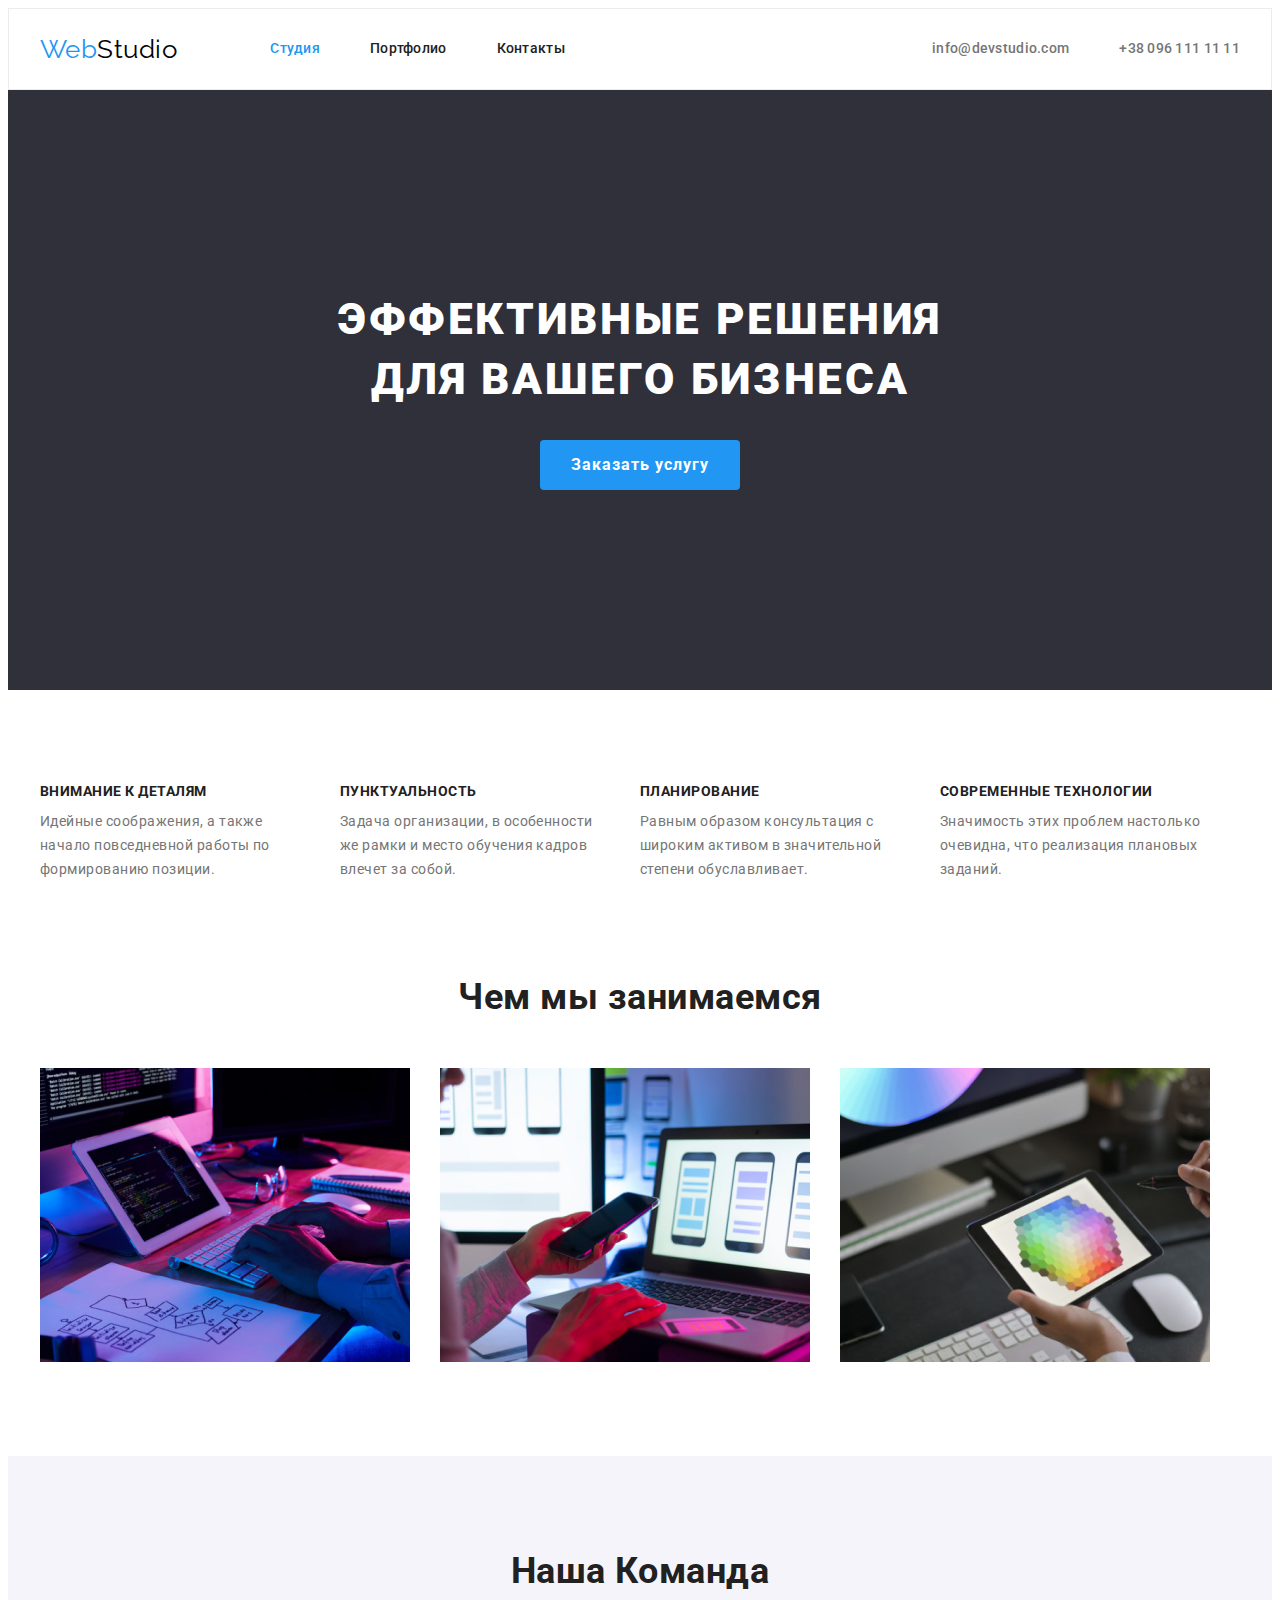
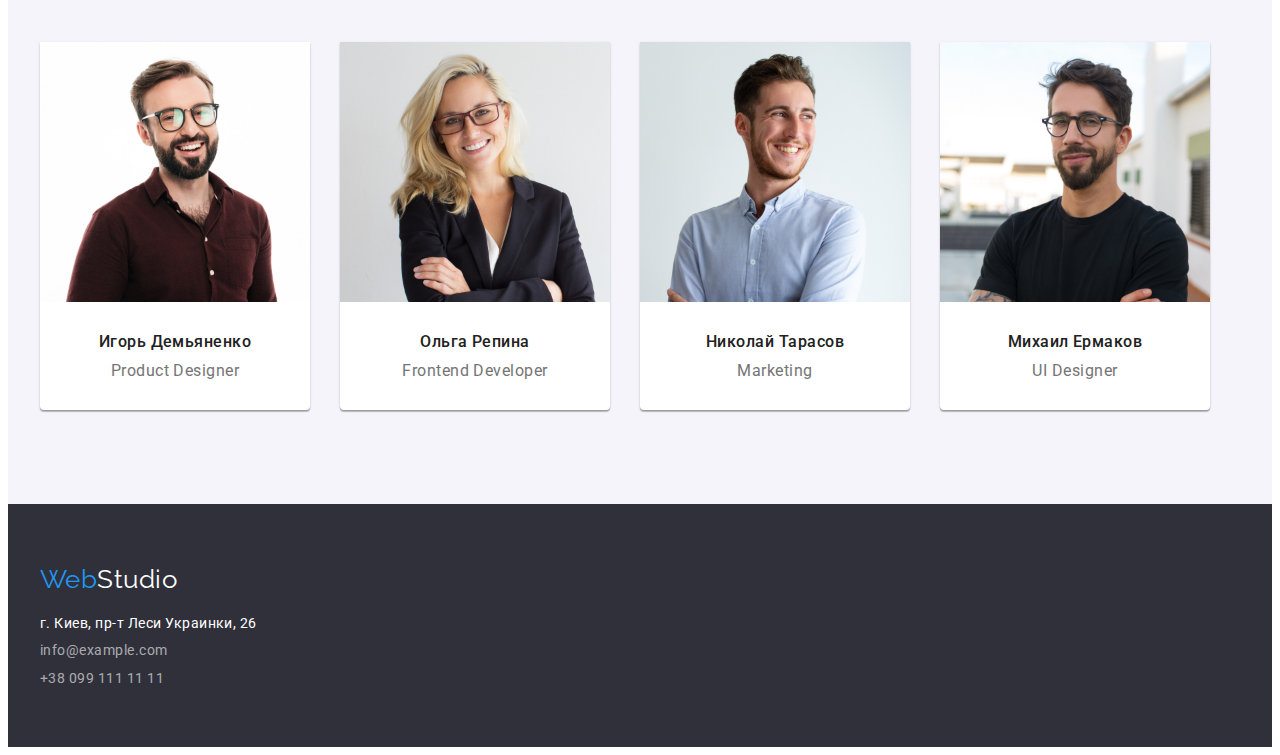
<file: index.html>
<!DOCTYPE html>
<html lang="ru">
  <head>
    <meta charset="UTF-8" />
    <meta http-equiv="X-UA-Compatible" content="IE=edge" />
    <meta name="viewport" content="width=device-width, initial-scale=1.0" />
    <title>Document</title>
    <link rel="preconnect" href="https://fonts.googleapis.com" />
    <link rel="preconnect" href="https://fonts.gstatic.com" crossorigin />
    <link
      href="https://fonts.googleapis.com/css2?family=Raleway:wght@700&family=Roboto:wght@400;500;700;900&display=swap"
      rel="stylesheet"
    />
    <link
      rel="stylesheet"
      href="https://cdnjs.cloudflare.com/ajax/libs/modern-normalize/1.1.0/modern-normalize.min.css"
      integrity="sha512-wpPYUAdjBVSE4KJnH1VR1HeZfpl1ub8YT/NKx4PuQ5NmX2tKuGu6U/JRp5y+Y8XG2tV+wKQpNHVUX03MfMFn9Q=="
      crossorigin="anonymous"
      referrerpolicy="no-referrer"
    />
    <link rel="stylesheet" href="./css/styles.css" />
  </head>
  <body>
    <!-- header -->
    <header class="header">
      <div class="container">
        <nav class="nav">
          <a href="./index.html" class="logo">Web<span class="accent">Studio</span></a>
          <ul class="nav-list list">
            <li class="nav-item"><a href="./index.html" class="link current-link">Студия</a></li>
            <li class="nav-item"><a href="./portfolio.html" class="link">Портфолио</a></li>
            <li class="nav-item"><a href="" class="link">Контакты</a></li>
          </ul>
        </nav>
        <ul class="contacts-list list">
          <li class="contacts-item">
            <a href="mailto:info@devstudio.com" class="link">info@devstudio.com</a>
          </li>
          <li class="contacts-item">
            <a href="tel:+380961111111" class="link">+38 096 111 11 11</a>
          </li>
        </ul>
      </div>
    </header>

    <main>
      <!-- hero-section -->

      <section class="hero section">
        <div class="container">
          <h1 class="hero-title">Эффективные решения для вашего бизнеса</h1>
          <button type="button" class="hero-button">Заказать услугу</button>
        </div>
      </section>

      <!-- peculiarities-section -->

      <section class="pecs section">
        <div class="container">
          <h2 class="pecs-title visually-hidden">Особенности</h2>
        <ul class="pecs-list list">
          <li class="pecs-item">
            <h3 class="pecs-subtitle">Внимание к деталям</h3>
            <p class="pecs-text">
              Идейные соображения, а также начало повседневной работы по формированию позиции.
            </p>
          </li>
          <li class="pecs-item">
            <h3 class="pecs-subtitle">Пунктуальность</h3>
            <p class="pecs-text">
              Задача организации, в особенности же рамки и место обучения кадров влечет за собой.
            </p>
          </li>
          <li class="pecs-item">
            <h3 class="pecs-subtitle">Планирование</h3>
            <p class="pecs-text">
              Равным образом консультация с широким активом в значительной степени обуславливает.
            </p>
          </li>
          <li class="pecs-item">
            <h3 class="pecs-subtitle">Современные технологии</h3>
            <p class="pecs-text">
              Значимость этих проблем настолько очевидна, что реализация плановых заданий.
            </p>
          </li>
        </ul>
        </div>
      </section>

      <!-- work-section -->

      <section class="work section">
        <div class="container">
          <h2 class="work-title">Чем мы занимаемся</h2>
        <ul class="work-list list">
          <li class="work-item">
            <img class="work-img" src="./images/work/box-1.jpg" alt="Верстка сайта" width="370" />
          </li>
          <li class="work-item">
            <img class="work-img" src="./images/work/box-2.jpg" alt="Создание стиля" width="370" />
          </li>
          <li class="work-item">
            <img
              class="work-img"
              src="./images/work/box-3.jpg"
              alt="Выбор цветовой палитры"
              width="370"
            />
          </li>
        </ul>
        </div>
      </section>

      <!-- team-section -->

      <section class="team section">
        <div class="container">
          <h2 class="team-title">Наша Команда</h2>
        <ul class="team-list list">
          <li class="team-item">
            <img
              class="team-img"
              src="./images/team/igor.jpg"
              alt="фото Игоря Демьяненко"
              width="270"
            />
            <h3 class="team-name">Игорь Демьяненко</h3>
            <p class="team-position">Product Designer</p>
          </li>
          <li class="team-item">
            <img
              class="team-img"
              src="./images/team/olga.jpg"
              alt="фото Ольги Репиной"
              width="270"
            />
            <h3 class="team-name">Ольга Репина</h3>
            <p class="team-position">Frontend Developer</p>
          </li>
          <li class="team-item">
            <img
              class="team-img"
              src="./images/team/nikola.jpg"
              alt="фото Николая Тарасова"
              width="270"
            />
            <h3 class="team-name">Николай Тарасов</h3>
            <p class="team-position">Marketing</p>
          </li>
          <li class="team-item">
            <img
              class="team-img"
              src="./images/team/michael.jpg"
              alt="фото Михаила Ермакова"
              width="270"
            />
            <h3 class="team-name">Михаил Ермаков</h3>
            <p class="team-position">UI Designer</p>
          </li>
        </ul>
        </div>
      </section>
    </main>

    <!-- footer -->

    <footer class="footer">
      <div class="container">
        <a href="./index.html" class="footer-logo">Web<span class="accent">Studio</span></a>
      <address class="address">г. Киев, пр-т Леси Украинки, 26</address>
      <ul class="footer-list list">
        <li class="footer-item">
          <a href="mailto:info@example.com" class="link">info@example.com</a>
        </li>
        <li class="footer-item">
          <a href="tel:+380991111111" class="link">+38 099 111 11 11</a>
        </li>
      </ul>
      </div>
    </footer>
  </body>
</html>
</file>
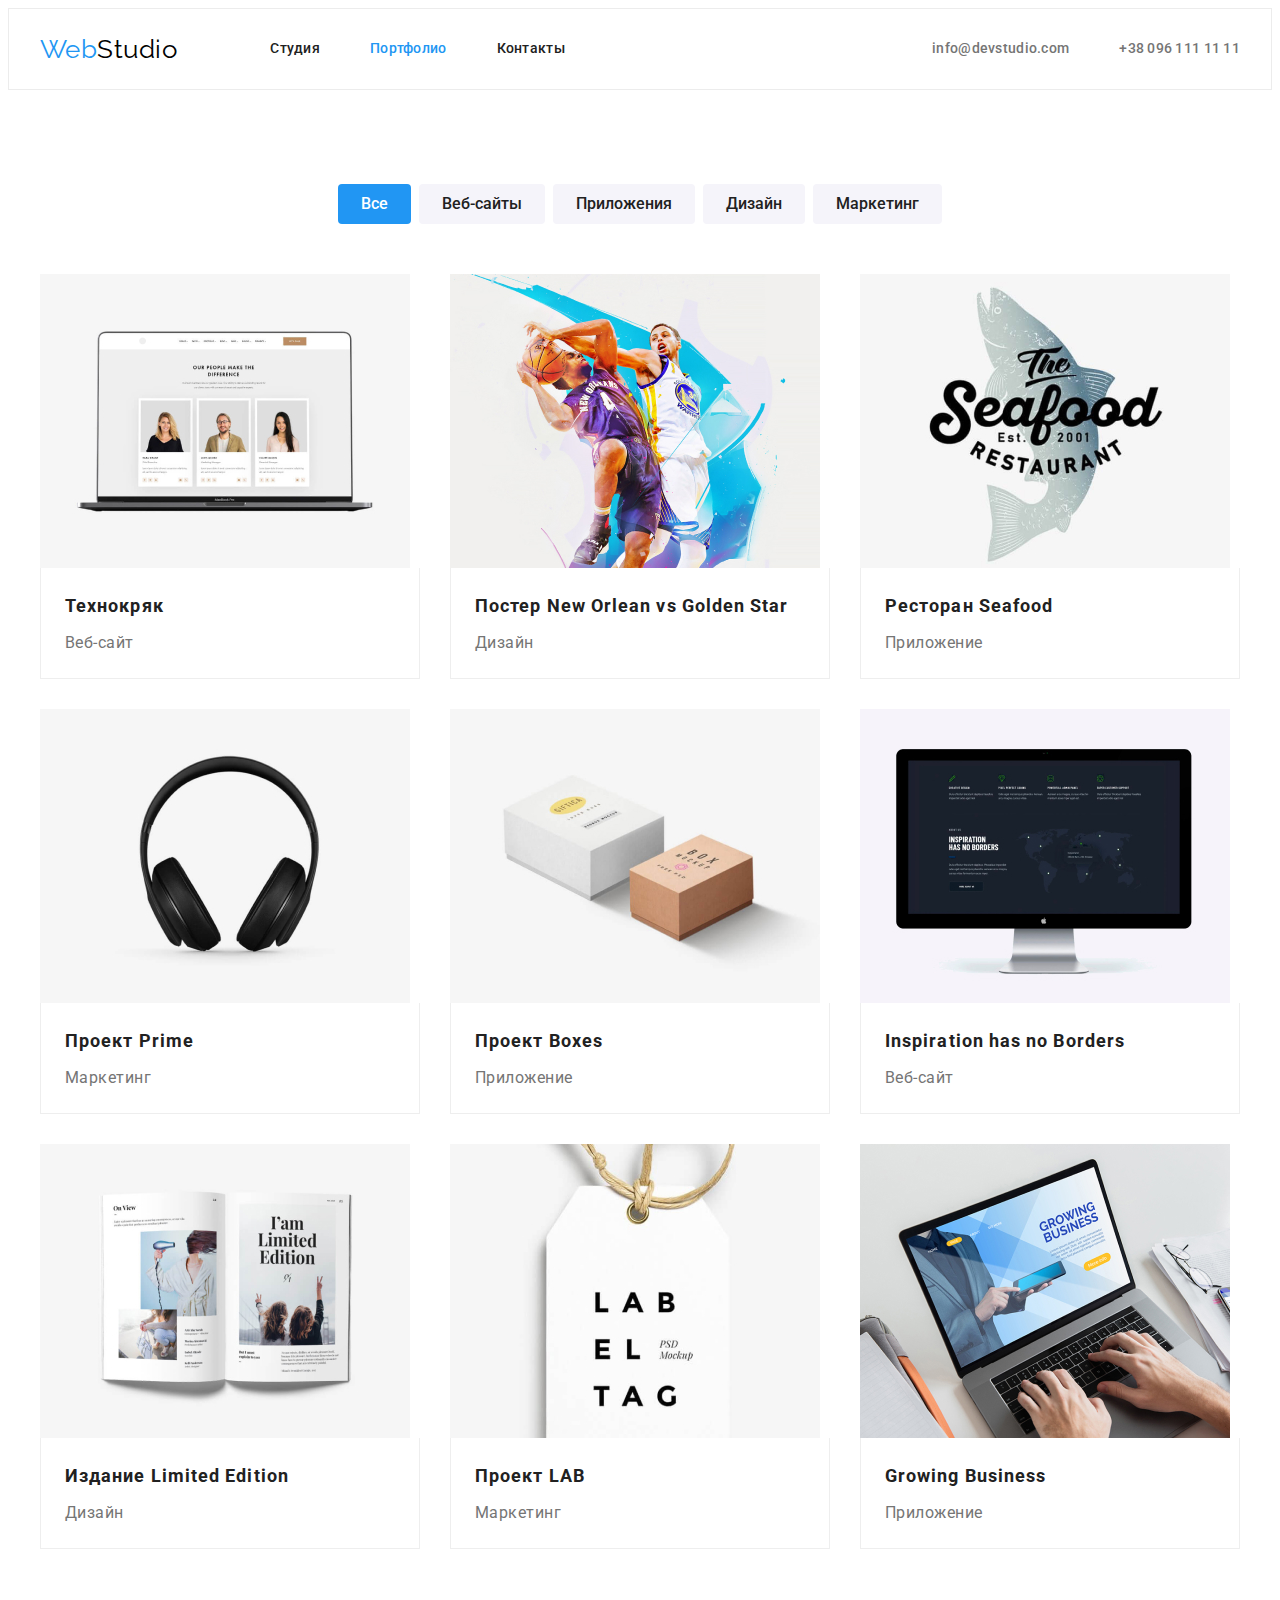
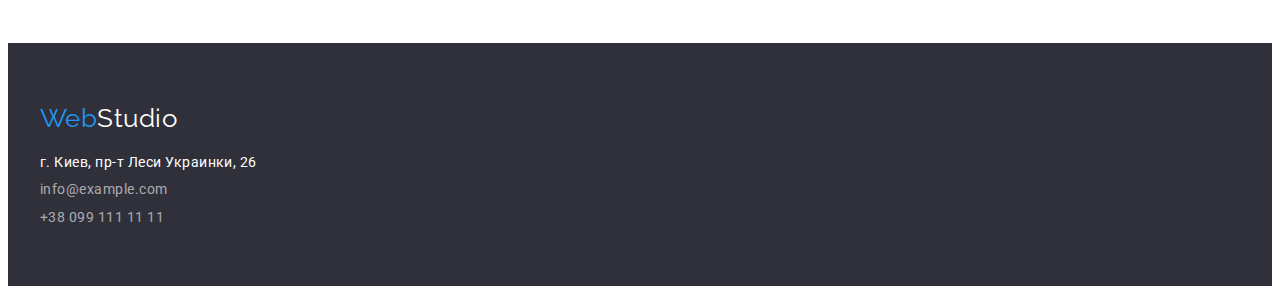
<file: portfolio.html>
<!DOCTYPE html>
<html lang="ru">
  <head>
    <meta charset="UTF-8" />
    <meta http-equiv="X-UA-Compatible" content="IE=edge" />
    <meta name="viewport" content="width=device-width, initial-scale=1.0" />
    <title>Portfolio</title>
    <link rel="preconnect" href="https://fonts.googleapis.com" />
    <link rel="preconnect" href="https://fonts.gstatic.com" crossorigin />
    <link
      href="https://fonts.googleapis.com/css2?family=Raleway:wght@700&family=Roboto:wght@400;500;700;900&display=swap"
      rel="stylesheet"
    />
    <link
      rel="stylesheet"
      href="https://cdnjs.cloudflare.com/ajax/libs/modern-normalize/1.1.0/modern-normalize.min.css"
      integrity="sha512-wpPYUAdjBVSE4KJnH1VR1HeZfpl1ub8YT/NKx4PuQ5NmX2tKuGu6U/JRp5y+Y8XG2tV+wKQpNHVUX03MfMFn9Q=="
      crossorigin="anonymous"
      referrerpolicy="no-referrer"
    />
    <link rel="stylesheet" href="./css/styles.css" />
  </head>
  <body>
    <!-- header -->

    <header class="header">
      <div class="container">
        <nav class="nav">
          <a href="./index.html" class="logo">Web<span class="accent">Studio</span></a>
          <ul class="nav-list list">
            <li class="nav-item"><a href="./index.html" class="link">Студия</a></li>
            <li class="nav-item">
              <a href="./portfolio.html" class="link current-link">Портфолио</a>
            </li>
            <li class="nav-item"><a href="" class="link">Контакты</a></li>
          </ul>
        </nav>
        <ul class="contacts-list list">
          <li class="contacts-item">
            <a href="mailto:info@devstudio.com" class="link">info@devstudio.com</a>
          </li>
          <li class="contacts-item">
            <a href="tel:+380961111111" class="link">+38 096 111 11 11</a>
          </li>
        </ul>
      </div>
    </header>

    <main>
      <!-- portfolio-section -->

      <section class="portfolio section">
        <div class="container">
          <h2 class="portfolio-title visually-hidden">Портфолио</h2>
          <ul class="filters-list list">
            <li class="filters-item">
              <button type="button" class="filters-button active-button">Все</button>
            </li>
            <li class="filters-item">
              <button type="button" class="filters-button">Веб-сайты</button>
            </li>
            <li class="filters-item">
              <button type="button" class="filters-button">Приложения</button>
            </li>
            <li class="filters-item">
              <button type="button" class="filters-button">Дизайн</button>
            </li>
            <li class="filters-item">
              <button type="button" class="filters-button">Маркетинг</button>
            </li>
          </ul>

          <ul class="examples-list list">
            <li class="examples-item">
              <img
                class="examples-img"
                src="./images/portfolio/technocrack.jpg"
                alt="макбук с открытым сайтом"
                width="370"
                height="294"
              />
              <div class="description">
                <h3 class="examples-subtitle">Технокряк</h3>
                <p class="examples-button-text">Веб-сайт</p>
              </div>
            </li>
            <li class="examples-item">
              <img
                class="examples-img"
                src="./images/portfolio/new-orlean.jpg"
                alt="два баскетболиста в прыжке"
                width="370"
                height="294"
              />
              <div class="description">
                <h3 class="examples-subtitle">Постер New Orlean vs Golden Star</h3>
                <p class="examples-button-text">Дизайн</p>
              </div>
            </li>
            <li class="examples-item">
              <img
                class="examples-img"
                src="./images/portfolio/seafood.jpg"
                alt="логотип ресторана"
                width="370"
                height="294"
              />
              <div class="description">
                <h3 class="examples-subtitle">Ресторан Seafood</h3>
                <p class="examples-button-text">Приложение</p>
              </div>
            </li>
            <li class="examples-item">
              <img
                class="examples-img"
                src="./images/portfolio/prime.jpg"
                alt="наушники"
                width="370"
                height="294"
              />
              <div class="description">
                <h3 class="examples-subtitle">Проект Prime</h3>
                <p class="examples-button-text">Маркетинг</p>
              </div>
            </li>
            <li class="examples-item">
              <img
                class="examples-img"
                src="./images/portfolio/boxes.jpg"
                alt="две коробки"
                width="370"
                height="294"
              />
              <div class="description">
                <h3 class="examples-subtitle">Проект Boxes</h3>
                <p class="examples-button-text">Приложение</p>
              </div>
            </li>
            <li class="examples-item">
              <img
                class="examples-img"
                src="./images/portfolio/inspiration.jpg"
                alt="imac на котором открыт сайт"
                width="370"
                height="294"
              />
              <div class="description">
                <h3 class="examples-subtitle">Inspiration has no Borders</h3>
                <p class="examples-button-text">Веб-сайт</p>
              </div>
            </li>
            <li class="examples-item">
              <img
                class="examples-img"
                src="./images/portfolio/limited-edition.jpg"
                alt="открытый журнал"
                width="370"
                height="294"
              />
              <div class="description">
                <h3 class="examples-subtitle">Издание Limited Edition</h3>
                <p class="examples-button-text">Дизайн</p>
              </div>
            </li>
            <li class="examples-item">
              <img
                class="examples-img"
                src="./images/portfolio/lab.jpg"
                alt="бирка с надписью"
                width="370"
                height="294"
              />
              <div class="description">
                <h3 class="examples-subtitle">Проект LAB</h3>
                <p class="examples-button-text">Маркетинг</p>
              </div>
            </li>
            <li class="examples-item">
              <img
                class="examples-img"
                src="./images/portfolio/growing-business.jpg"
                alt="макбук на котором печатают"
                width="370"
                height="294"
              />
              <div class="description">
                <h3 class="examples-subtitle">Growing Business</h3>
                <p class="examples-button-text">Приложение</p>
              </div>
            </li>
          </ul>
        </div>
      </section>
    </main>

    <!-- footer -->

    <footer class="footer">
      <div class="container">
        <a href="./index.html" class="footer-logo">Web<span class="accent">Studio</span></a>
        <address class="address">г. Киев, пр-т Леси Украинки, 26</address>
        <ul class="footer-list list">
          <li class="footer-item">
            <a href="mailto:info@example.com" class="link">info@example.com</a>
          </li>
          <li class="footer-item">
            <a href="tel:+380991111111" class="link">+38 099 111 11 11</a>
          </li>
        </ul>
      </div>
    </footer>
  </body>
</html>
</file>
<file: css/styles.css>
:root {
  --primary-text-color: #212121;
  --secondary-text-color: #757575;
  --white-text-color: #fff;
  --accent-color: #2196f3;
  --button-hover-color: #188ce8;
  --background-white-color: #f5f4fa;
  --primary-grey-color: #2f303a;
  --box-border-color: #eee;
}

body {
  color: var(--primary-text-color);

  font-family: roboto, sans-serif;
  letter-spacing: 0.03em;
}

/* utilities */
.visually-hidden {
  position: absolute;
  width: 1px;
  height: 1px;
  margin: -1px;
  border: 0;
  padding: 0;

  white-space: nowrap;
  clip-path: inset(100%);
  clip: rect(0 0 0 0);
  overflow: hidden;
}

.container {
  width: 1200px;
  margin: 0 auto;
  padding: 0 15px;
  /* outline: 1px solid tomato; */
}

.section {
  padding-top: 94px;
  padding-bottom: 94px;
}

/* header */

.header {
  border: 1px solid #ececec;
}

.header .container {
  display: flex;
}

.nav {
  display: flex;
  align-items: center;
}

.logo {
  margin-right: 93px;
  color: var(--accent-color);

  font-family: raleway, sans-serif;
  font-size: 26px;
  line-height: 1.19;

  text-decoration: none;
}

.logo .accent {
  color: #000;
}

.list {
  margin: 0;
  padding: 0;
  list-style: none;
}
.link {
  text-decoration: none;
}

.nav-list {
  display: flex;
}

.nav-item + .nav-item {
  margin-left: 50px;
}

.nav-list .link {
  display: block;
  padding-top: 32px;
  padding-bottom: 32px;

  color: var(--primary-text-color);

  font-weight: 500;
  font-size: 14px;
  line-height: 1.14;
  letter-spacing: 0.02em;
}

.nav-list .current-link {
  color: var(--accent-color);
}

.nav-list .link:hover,
.nav-list .link:focus,
.contacts-list .link:hover,
.contacts-list .link:focus,
.footer-list .link:hover,
.footer-list .link:focus {
  color: var(--accent-color);
}

.contacts-list {
  display: flex;
  margin-left: auto;
}

.contacts-item + .contacts-item {
  margin-left: 50px;
}

.contacts-list .link {
  display: block;
  padding-top: 32px;
  padding-bottom: 32px;

  color: var(--secondary-text-color);

  font-weight: 500;
  font-size: 14px;
  line-height: 1.14;
  letter-spacing: 0.02em;
}

/* main */

/* hero section */
.hero {
  padding-top: 200px;
  padding-bottom: 200px;
  background-color: var(--primary-grey-color);

  text-align: center;
}

.hero-title {
  margin-top: 0;
  margin-bottom: 30px;
  margin-left: auto;
  margin-right: auto;
  max-width: 696px;
  min-height: 120px;

  color: var(--white-text-color);

  font-weight: 900;
  font-size: 44px;
  line-height: 1.36;
  text-align: center;
  letter-spacing: 0.06em;
  text-transform: uppercase;
}

.hero-button {
  margin-bottom: 0;
  min-width: 200px;
  padding-top: 9px;
  padding-bottom: 9px;
  border-radius: 4px;
  border: 1px solid transparent;
  color: var(--white-text-color);
  background-color: var(--accent-color);

  font-family: inherit;
  font-weight: 700;
  font-size: 16px;
  line-height: 1.875;
  text-align: center;
  letter-spacing: 0.06em;

  cursor: pointer;
}

.hero-button:hover {
  background-color: var(--button-hover-color);
}

/* peculiarities section */

.pecs-list {
  display: flex;
}

.pecs-item + .pecs-item {
  margin-left: 30px;
}

.pecs-subtitle {
  margin-top: 0;
  margin-bottom: 10px;
  font-weight: 700;
  font-size: 14px;
  line-height: 1.14;
  text-transform: uppercase;
}

.pecs-text {
  margin-top: 0;
  margin-bottom: 0;
  max-width: 270px;
  color: var(--secondary-text-color);

  font-size: 14px;
  line-height: 1.71;
}

/* work section */
.work.section {
  padding-top: 0;
}

.work-title,
.pecs-title,
.team-title,
.portfolio-title {
  margin-top: 0;
  margin-bottom: 0;

  font-weight: 700;
  font-size: 36px;
  line-height: 1.17;
  text-align: center;
}

.work-list {
  display: flex;
}

.work-item + .work-item {
  margin-left: 30px;
}

.work-title {
  margin-bottom: 50px;
}

.work-img {
  display: block;
}

/* team section */
.team {
  background-color: var(--background-white-color);
}

.team-list {
  display: flex;
}

.team-item {
  box-shadow: 0px 1px 3px rgba(0, 0, 0, 0.12), 0px 1px 1px rgba(0, 0, 0, 0.14),
    0px 2px 1px rgba(0, 0, 0, 0.2);
  border-radius: 0px 0px 4px 4px;
}

.team-item + .team-item {
  margin-left: 30px;
}

.team-title {
  margin-bottom: 50px;
}

.team-item {
  padding-bottom: 30px;
  background-color: var(--white-text-color);
  max-width: 270px;
  text-align: center;
}

.team-img {
  display: block;
  margin-bottom: 30px;
}

.team-name {
  margin-top: 0;
  margin-bottom: 10px;
  font-weight: 500;
  font-size: 16px;
  line-height: 1.19;
}

.team-position {
  margin-top: 0;
  margin-bottom: 0;
  color: var(--secondary-text-color);

  font-size: 16px;
  line-height: 1.19;
}

/* main portfolio */

.filters-list {
  display: flex;
  margin-bottom: 50px;
  justify-content: center;
}

.filters-item + .filters-item {
  margin-left: 8px;
}

.filters-button {
  padding: 6px 22px;
  border-radius: 4px;
  border: 1px solid transparent;

  color: var(--primary-text-color);
  background-color: var(--background-white-color);

  font-family: inherit;
  font-weight: 500;
  font-size: 16px;
  line-height: 1.62;
  text-align: center;

  cursor: pointer;
}

.active-button {
  color: var(--white-text-color);
  background-color: var(--accent-color);
}

.filters-button:hover,
.filters-button:focus,
.filters-button:active {
  color: var(--white-text-color);
  background-color: var(--accent-color);
}

.examples-list {
  display: flex;
  flex-wrap: wrap;
}

.examples-item {
  /* max-width: 370px; */
  width: calc((100% - 60px) / 3);
}

.examples-item:not(:nth-child(3n + 1)) {
  margin-left: 30px;
}

.examples-item:not(:nth-last-child(-n + 3)) {
  margin-bottom: 30px;
}

.examples-img {
  display: block;
}

.examples-subtitle {
  margin-top: 0;
  margin-bottom: 4px;
  font-weight: 700;
  font-size: 18px;
  line-height: 2;

  letter-spacing: 0.06em;
}

.examples-button-text {
  margin-top: 0;
  margin-bottom: 0;
  color: var(--secondary-text-color);

  font-size: 16px;
  line-height: 1.88;
}

.description {
  padding: 20px 24px;
  border: 1px solid var(--box-border-color);
  border-top: none;
}

/* footer */

.footer {
  background-color: var(--primary-grey-color);
  padding-top: 60px;
  padding-bottom: 60px;
}

.footer-logo {
  display: inline-block;
  margin-bottom: 20px;

  color: var(--accent-color);

  font-family: Raleway, sans-serif;
  font-size: 26px;
  line-height: 1.19;

  text-decoration: none;
}

.footer-logo .accent {
  color: #fff;
}

.address {
  margin-bottom: 9px;
  color: var(--white-text-color);

  font-style: normal;
  font-size: 14px;
  line-height: 1.17;
}

.footer-item + .footer-item {
  margin-top: 9px;
}

.footer-list .link {
  color: rgba(255, 255, 255, 0.6);

  font-size: 14px;
  line-height: 1.17;
}
</file>
